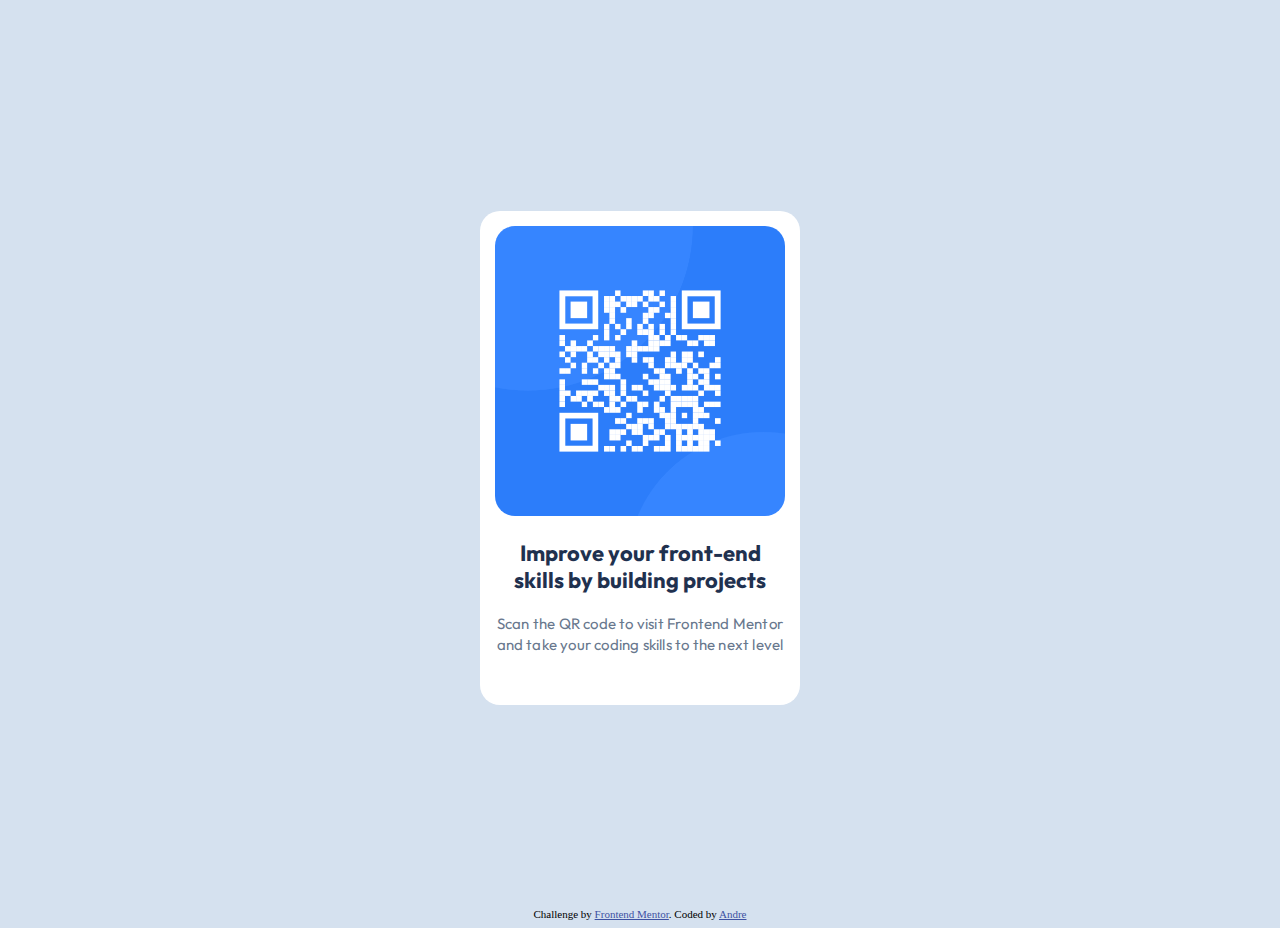
<file: 01.qr_code_component/index.html>
<!DOCTYPE html>
<html lang="en">
<head>
  <meta charset="UTF-8">
  <meta name="viewport" content="width=device-width, initial-scale=1.0"> <!-- displays site properly based on user's device -->

  <link rel="icon" type="image/png" sizes="32x32" href="./images/favicon-32x32.png">
  
  <title>Frontend Mentor | QR code component</title>
  <link rel="stylesheet" href="style.css">
  <!-- Feel free to remove these styles or customise in your own stylesheet 👍 -->

<style>
@import url('https://fonts.googleapis.com/css2?family=Outfit:wght@100..900&display=swap');
</style>

</head>
<body>

  <div class="centerer">
    <div class="qr-component">
        <img src="images/image-qr-code.png" alt="qr code" class="qr__img">
        <h1 class="qr__title">Improve your front-end skills by building projects</h1>
        <p class="qr__text">Scan the QR code to visit Frontend Mentor and take your coding skills to the next level</p>
    </div>
  </div>
  
  <div class="attribution">
    Challenge by <a href="https://www.frontendmentor.io?ref=challenge" target="_blank">Frontend Mentor</a>. 
    Coded by <a href="#">Andre

    </a>
  </div>
</body>
</html>
</file>
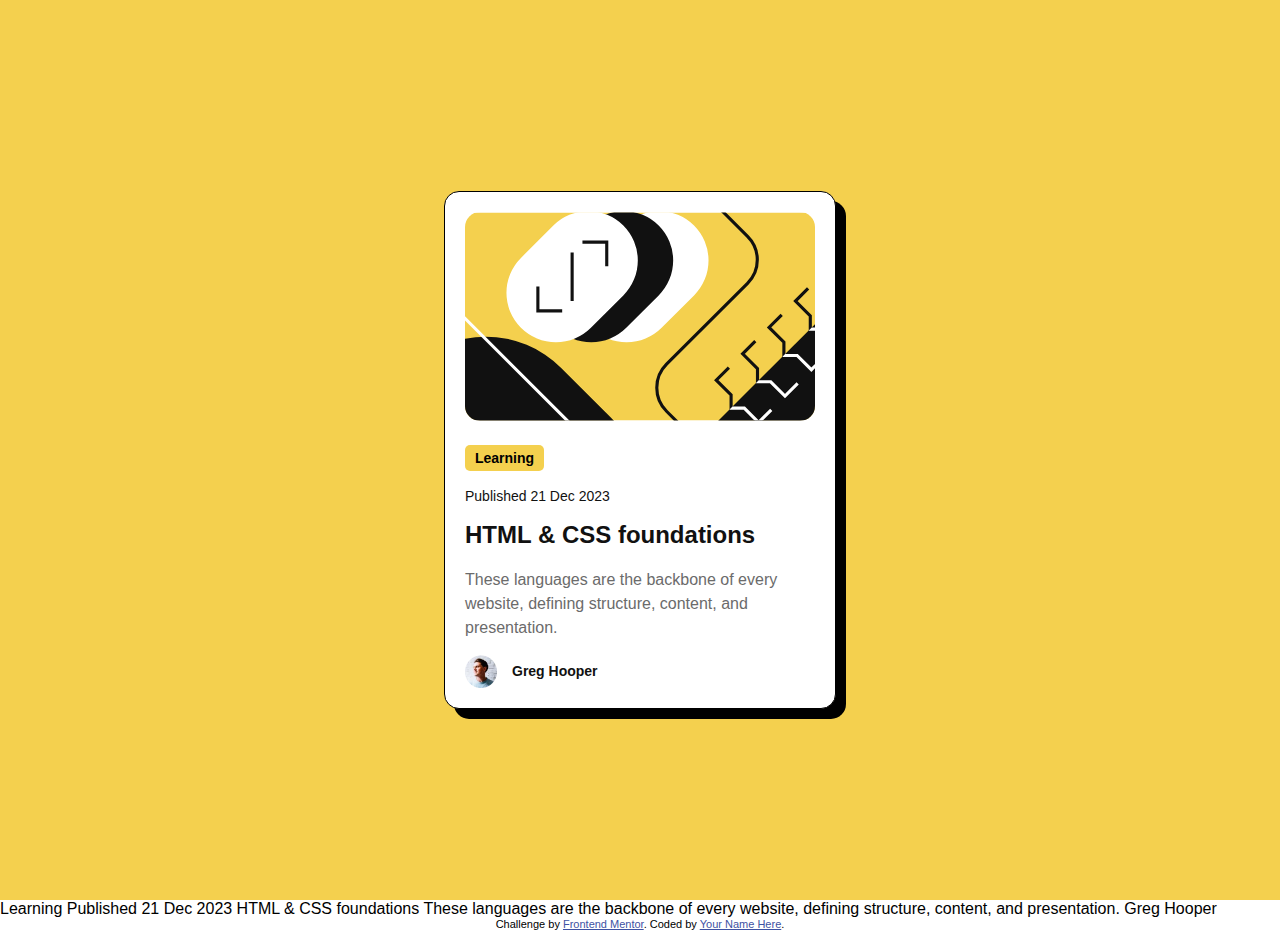
<file: 02.blog_component/index.html>
<!DOCTYPE html>
<html lang="en">
<head>
  <meta charset="UTF-8">
  <meta name="viewport" content="width=device-width, initial-scale=1.0"> <!-- displays site properly based on user's device -->

  <link rel="icon" type="image/png" sizes="32x32" href="./assets/images/favicon-32x32.png">
  
  <title>Frontend Mentor | Blog preview card</title>

  <!-- Feel free to remove these styles or customise in your own stylesheet 👍 -->
  <link rel="stylesheet" href="./style.css">
  
</head>
<body>

  <main class="background">
    <div class="card">
      <img class="card__image card__image--article" src="./assets/images/illustration-article.svg" alt="">
      <div class="card__content">
        <div class="card__tag">
          <p class="card__text--three-bold">Learning</p>
        </div>

        <p class="card__text card__text--three">Published 21 Dec 2023</p>
        <h1 class="card__text card__text--one">HTML & CSS foundations</h1>
        <p class="card__text card__text--two">These languages are the backbone of every website, defining structure, content, and presentation.</p>

        <div class="card__author">
          <img src="./assets/images/image-avatar.webp" alt="" class="card__image card__image--author">
          <p class="card__text card__text--three-bold">Greg Hooper</p>
        </div>
      </div>

    </div>
  </main>

  Learning

  Published 21 Dec 2023

  HTML & CSS foundations

  These languages are the backbone of every website, defining structure, content, and presentation.

  Greg Hooper
  
  <div class="attribution">
    Challenge by <a href="https://www.frontendmentor.io?ref=challenge" target="_blank">Frontend Mentor</a>. 
    Coded by <a href="#">Your Name Here</a>.
  </div>
</body>
</html>
</file>
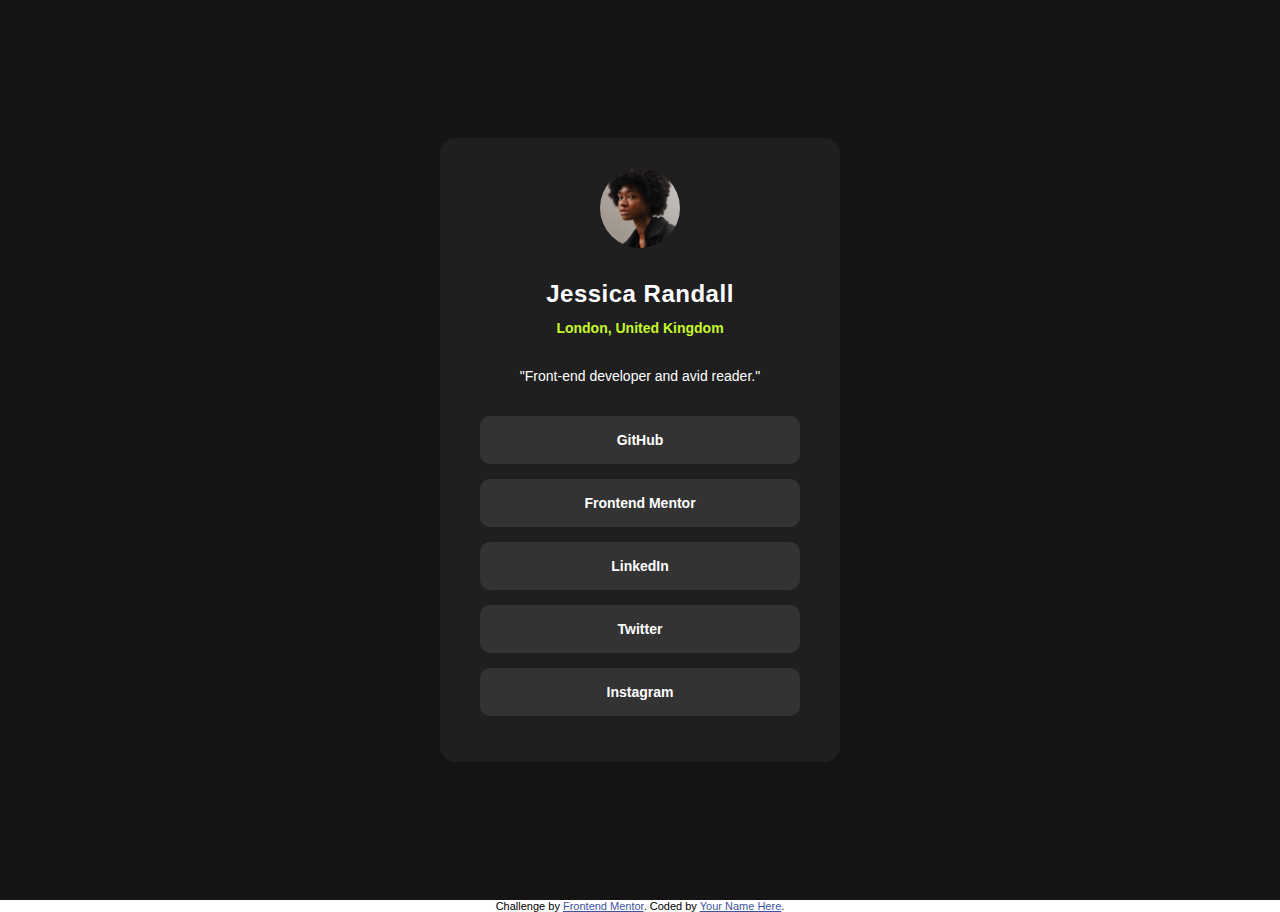
<file: 03.social_links_profile/index.html>
<!DOCTYPE html>
<html lang="en">
<head>
  <meta charset="UTF-8">
  <meta name="viewport" content="width=device-width, initial-scale=1.0"> <!-- displays site properly based on user's device -->

  <link rel="icon" type="image/png" sizes="32x32" href="./assets/images/favicon-32x32.png">
  
  <title>Frontend Mentor | Social links profile</title>

  <!-- Feel free to remove these styles or customise in your own stylesheet 👍 -->
  <link rel="stylesheet" href="styles.css">
</head>
<body>
  <main class="background">
    <div class="card">
      <img src="./assets/images/avatar-jessica.jpeg" alt="" class="card__img">
      <h1 class="card__text card__text--name">Jessica Randall</h1>
      <h2 class="card__text card__text--location">London, United Kingdom</h2>
      <p class="card__text card__text--caption">"Front-end developer and avid reader."</p>
      <ul class="card__list">
        <li class="card__listitem"><a href="" class="card__text card__text--list">GitHub</a></li>
        <li class="card__listitem"><a href="" class="card__text card__text--list">Frontend Mentor</a></li>
        <li class="card__listitem"><a href="" class="card__text card__text--list">LinkedIn</a></li>
        <li class="card__listitem"><a href="" class="card__text card__text--list">Twitter</a></li>
        <li class="card__listitem"><a href="" class="card__text card__text--list">Instagram</a></li>
      </ul>
    </div>
  </main>

  <div class="attribution">
    Challenge by <a href="https://www.frontendmentor.io?ref=challenge" target="_blank">Frontend Mentor</a>. 
    Coded by <a href="#">Your Name Here</a>.
  </div>
</body>
</html>
</file>
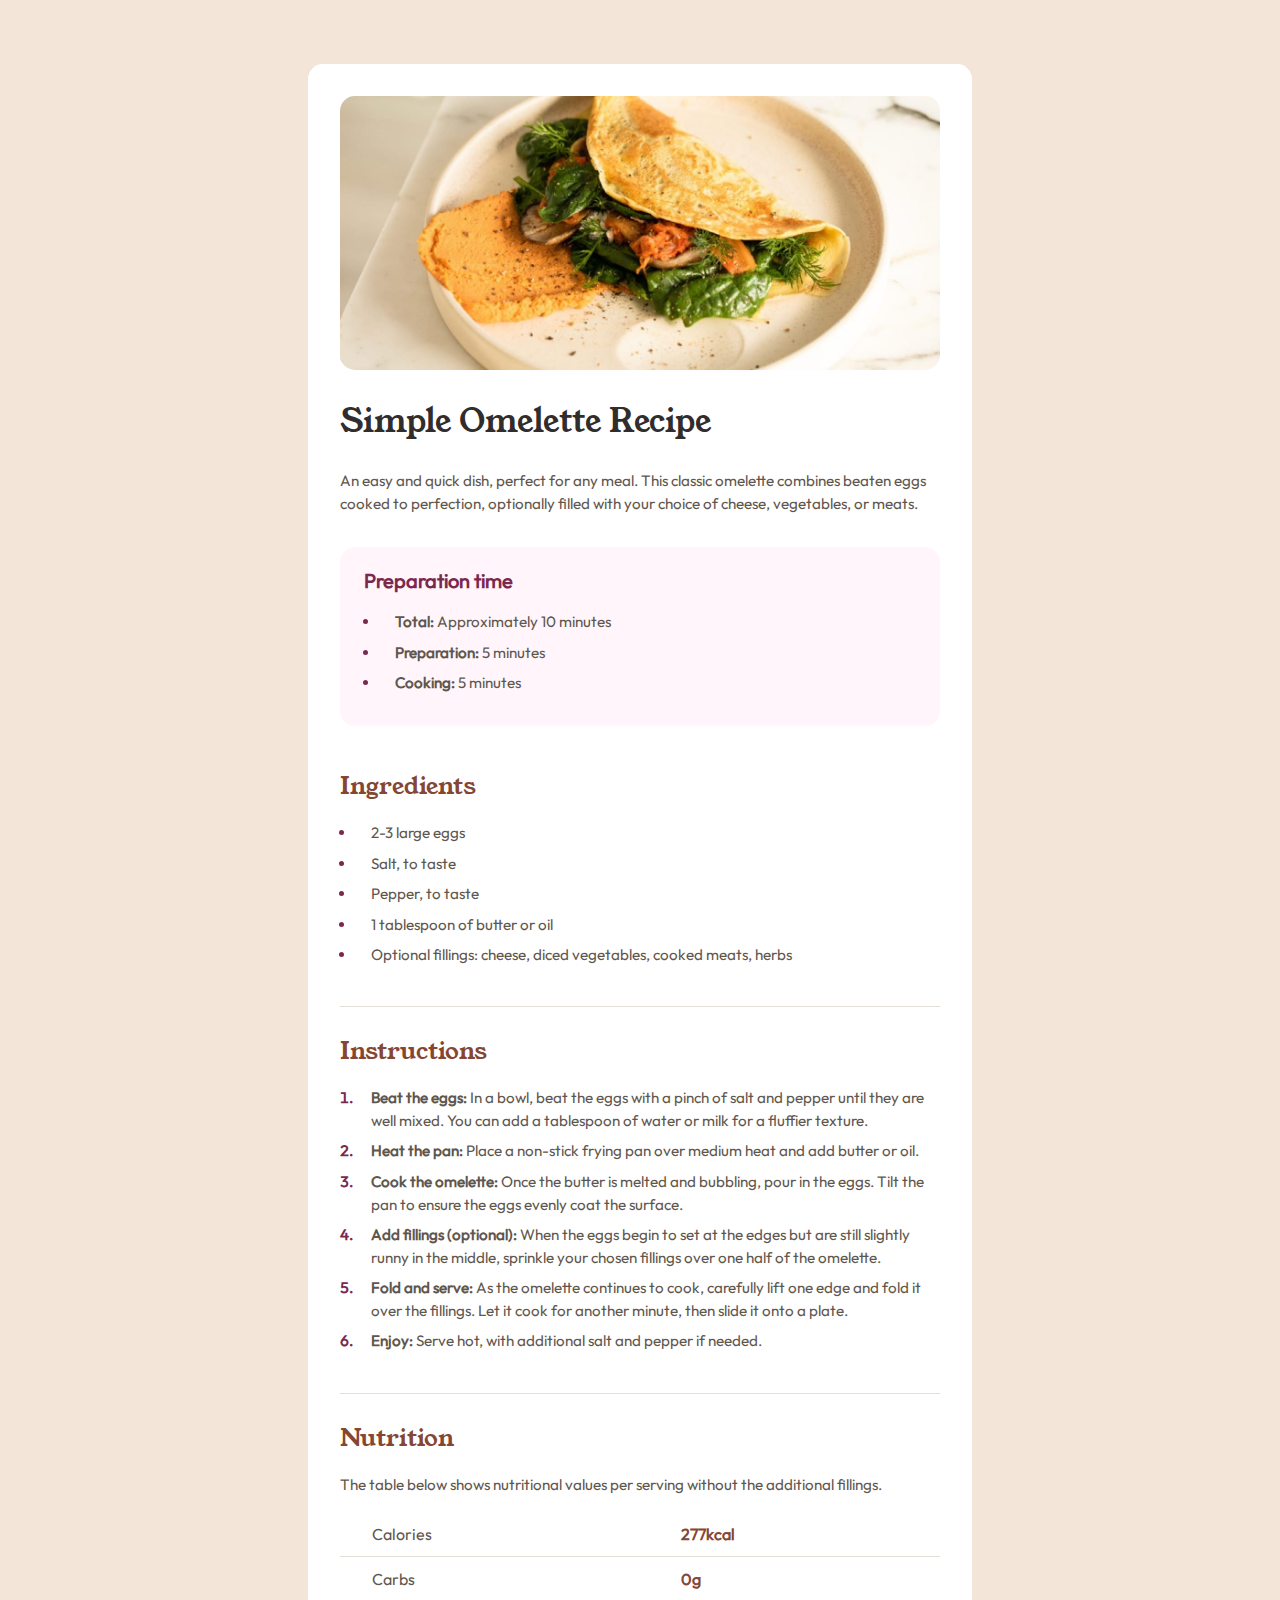
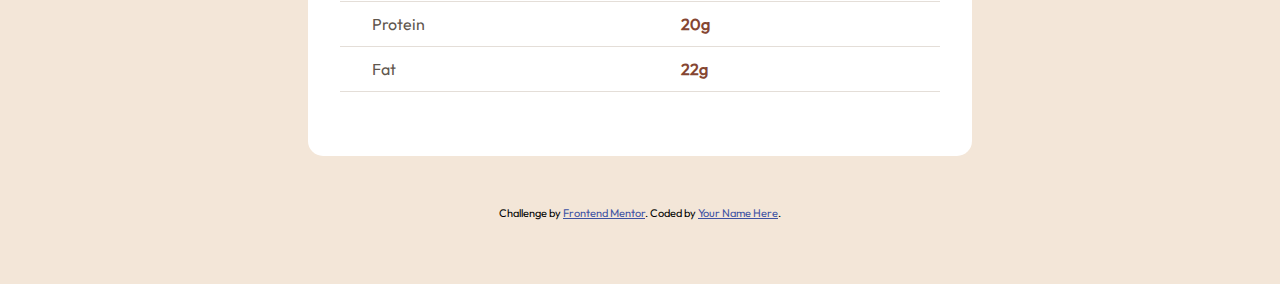
<file: 04.recipe-page/index.html>
<!DOCTYPE html>
<html lang="en">
<head>
  <meta charset="UTF-8">
  <meta name="viewport" content="width=device-width, initial-scale=1.0"> <!-- displays site properly based on user's device -->

  <link rel="icon" type="image/png" sizes="32x32" href="./assets/images/favicon-32x32.png">
  
  <title>Frontend Mentor | Recipe page</title>
  <link rel="stylesheet" href="styles.css">

  <!-- Feel free to remove these styles or customise in your own stylesheet 👍 -->
  <style>
    .attribution { font-size: 11px; text-align: center; padding-top: 50px;}
    .attribution a { color: hsl(228, 45%, 44%); }
  </style>
</head>
<body>

  <main class="background">
    <article class="recipe">
        <img class="recipe__img" src="./assets/images/image-omelette.jpeg" alt="">

      <div class="container">
        <h1 class="recipe__text recipe__text--h1">Simple Omelette Recipe</h1>
        <p class="recipe__text">
          An easy and quick dish, perfect for any meal. This classic omelette combines beaten eggs cooked
          to perfection, optionally filled with your choice of cheese, vegetables, or meats.
        </p>
        <section class="recipe__preparation">
          <h3 class="recipe__text recipe__text--h3">Preparation time</h3>
          <ul class="recipe__list recipe__list--unordered">
            <li class="recipe__listitem"><strong>Total:</strong> Approximately 10 minutes</li>
            <li class="recipe__listitem"><strong>Preparation:</strong> 5 minutes</li>
            <li class="recipe__listitem"><strong>Cooking:</strong> 5 minutes</li>
          </ul>
        </section>
        <section class="recipe__ingredients">
          <h2 class="recipe__text recipe__text--h2">Ingredients</h2>
          <ul class="recipe__list recipe__list--unordered">
            <li class="recipe__listitem">2-3 large eggs</li>
            <li class="recipe__listitem">Salt, to taste</li>
            <li class="recipe__listitem">Pepper, to taste</li>
            <li class="recipe__listitem">1 tablespoon of butter or oil</li>
            <li class="recipe__listitem">Optional fillings: cheese, diced vegetables, cooked meats, herbs</li>
          </ul>
        </section>
        <!-- has a top border -->
        <section class="recipe__instructions">
          <h2 class="recipe__text recipe__text--h2">Instructions</h2>
          <ol class="recipe__list recipe__list--ordered">
            <li class="recipe__listitem"><strong>Beat the eggs:</strong>
              In a bowl, beat the eggs with a pinch of salt and pepper until they are well mixed.
              You can add a tablespoon of water or milk for a fluffier texture.
            </li>
            <li class="recipe__listitem"><strong>Heat the pan: </strong>
              Place a non-stick frying pan over medium heat and add butter or oil.
            </li>
            <li class="recipe__listitem"><strong>Cook the omelette:</strong>
               Once the butter is melted and bubbling, pour in the eggs.
               Tilt the pan to ensure the eggs evenly coat the surface.
            </li>
            <li class="recipe__listitem"><strong>Add fillings (optional):</strong>
              When the eggs begin to set at the edges but are still slightly runny in the
              middle, sprinkle your chosen fillings over one half of the omelette.
            </li>
            <li class="recipe__listitem"><strong>Fold and serve:</strong>
              As the omelette continues to cook, carefully lift one edge and fold it over the
              fillings. Let it cook for another minute, then slide it onto a plate.
            </li>
            <li class="recipe__listitem"><strong>Enjoy:</strong>
              Serve hot, with additional salt and pepper if needed.
            </li>
          </ol>
        </section>
        
        <section class="recipe__nutrition">
          <h2 class="recipe__text recipe__text--h2">Nutrition</h2>
          <p class="recipe__text">The table below shows nutritional values per serving without the additional fillings.</p>
          <table class="recipe__table">
            <tbody>
              <tr>
                <th scope="row">Calories</th>
                <td>277kcal</td>
              </tr>
              <tr>
                <th scope="row">Carbs</th>
                <td>0g</td>
              </tr>
              <tr>
                <th scope="row">Protein</th>
                <td>20g</td>
              </tr>
              <tr>
                <th scope="row">Fat</th>
                <td>22g</td>
              </tr>
            </tbody>
          </table>
        </section>
      </div>
    </article>
    
    <div class="attribution">
      Challenge by <a href="https://www.frontendmentor.io?ref=challenge" target="_blank">Frontend Mentor</a>.
      Coded by <a href="#">Your Name Here</a>.
    </div>
  </main>
</body>
</html>
</file>
<file: 01.qr_code_component/style.css>
.attribution { padding-top: auto; font-size: 11px; text-align: center; }
.attribution a { color: hsl(228, 45%, 44%); }

*, html {
    box-sizing:border-box;

    --slate-900: #1F314F;
    --slate-500: #68778D;
    --slate-300: #D5E1EF;


}

h1 {
    font-family: "Outfit", sans-serif;
    font-weight: 700;
    margin: 0;
}

p {
    font-family: "Outfit", sans-serif;
    font-weight: 400;
    margin: 0;
}

img {
    max-width: 100%;
    border-radius: 20px;
}

body {
    background-color: var(--slate-300);
}

.centerer {
    height: 100vh;
    display: flex;
    justify-content: center;
    align-items: center;
}

.qr-component {
    background-color: white;
    width: 320px;

    padding-top: 15px;
    padding-left: 15px;
    padding-right: 15px;
    padding-bottom: 30px;

    border-radius: 20px;

}

.qr__title {
    color: var(--slate-900);
    line-height: 1.2;
    font-size: 22px;
    text-align: center;
    margin: 20px 0;
}

.qr__text {
    color: var(--slate-500);
    line-height: 1.4;
    letter-spacing: 0.2px;
    font-size: 15px;
    text-align: center;

    margin: 20px 0;
}
</file>
<file: 02.blog_component/style.css>
@font-face {
    font-family: 'Figtree';
    src: url('./assets/fonts/Figtree-VariableFont_wght.ttf') format('ttf');
    font-weight: 400;
    font-style: normal;
}

@font-face {
    font-family: 'Figtree-Italic';
    src: url('./assets/fonts/Figtree-Italic-VariableFont_wght.ttf') format('ttf');

    font-weight: 400;
    font-style: normal;
}

:root {
    --yellow: #F4D04E;
    --gray-950: #111111;
    --gray-500: #6B6B6B;
}

body {
    font-family: 'Figtree', sans-serif;
    margin: 0;


}

h1, p {
    margin: 0;
}

.background {
    display: flex;
    align-items: center;

    height: 100vh;
    background-color: var(--yellow);

}

.card {
    background-color: white;
    margin: 0 auto;
    width: 350px;
    padding: 20px;
    border: 1px solid black;
    border-radius: 15px;

    box-shadow: 10px 10px black;
}


.card:hover {
    cursor: pointer;

    .card__text--one {
        color: var(--yellow);
    }
}

.card__image--article {
    width: 100%;
    border-radius: 15px;
}

.card__image--author {
    width: 32px;
}


.card__author {
    display: flex;
    align-items: center;
    gap: 15px;

    margin-top: 15px;
}

.card__tag {
    background-color: var(--yellow);
    padding: 5px 10px;
    width: fit-content;
    border-radius: 5px;
    
    margin-top: 20px;

}

.card__text {
    font-family: 'Figtree', sans-serif;
    font-weight: 400;
    letter-spacing: 0;
    line-height: 1.5;

    color: var(--gray-950);

    margin-top: 15px;


}

.card__text--one {
    margin-top: 10px;
    font-size: 1.5rem;
    font-weight: 900;

}

.card__text--two {
    color: var(--gray-500);
    font-size: 1rem;
}


.card__text--three {
    font-size: 0.875rem;
}

.card__text--three-bold {
    font-size: 0.875rem;
    font-weight: 900;
    align-self: center;

    margin: 0;

}





.attribution { font-size: 11px; text-align: center; }
.attribution a { color: hsl(228, 45%, 44%); }
</file>
<file: 03.social_links_profile/styles.css>
@font-face {
    font-family: 'Inter';
    src: url('./assets/fonts/Inter-VariableFont_slnt\,wght.ttf') format('ttf');
    font-weight: 400;
    font-style: normal;
}

:root {
    --green: hsl(75, 94%, 57%);
    --white: hsl(0, 0%, 100%);
    --grey-700: hsl(0, 0%, 20%);
    --grey-800: hsl(0, 0%, 12%);
    --grey-900: hsl(0, 0%, 8%)

}

h1,h2,p {
    margin: 0;
    padding: 0;
}

main, body {
    font-family: 'Inter', sans-serif;
    margin: 0;
    padding: 0;
    box-sizing: border-box;
}

.background {
    background-color: var(--grey-900);
    width: 100%;
    height: 100vh;

    display: flex;
    align-items: center;
}

.card {
    background-color: var(--grey-800);
    color: var(--white);
    width: 320px;

    margin: 0 auto;
    padding: 30px 40px;
    border-radius: 15px;
}

.card__img {
    display: block;
    width: 5rem;
    border-radius: 100px;
    
    margin: 0 auto;

}

.card__text {
    text-align: center;
    color: var(--white);


}

.card__text--name {
    font-weight: 600;
    font-size: 1.5rem;
    letter-spacing: 0.5px;

    padding-top: 2rem;
}

.card__text--location {
    font-weight: 700;
    font-size: 0.875rem;
    color: var(--green);
    padding-top: 0.75rem;


}

.card__text--caption {
    font-weight: 400;
    font-size: 0.875rem;
    padding-top: 2rem;
}

.card__list {
    display: flex;
    flex-direction: column;

    gap: 15px;

    list-style: none;
    padding: 0;
    padding-top: 1rem;
    
}

.card__listitem {
    background: var(--grey-700);
    color: var(--white);
    text-align: center;

    width: 100%;

    padding: 15px 0;
    border-radius: 10px;

}

.card__listitem:hover {
    background:var(--grey-900);
    cursor: pointer;

    .card__text--list {
        color: var(--green);
    }
}

.card__text--list {
    font-weight: 600;
    font-size: 0.875rem;

    text-decoration: none;

}

.attribution { font-size: 11px; text-align: center; }
.attribution a { color: hsl(228, 45%, 44%); }
</file>
<file: 04.recipe-page/styles.css>
@font-face {
    font-family: 'Outfit';
    src: url("./assets/fonts/outfit/Outfit-VariableFont_wght.ttf") format("truetype");
    font-weight: 400;
    font-style: normal;
}

@font-face {
    font-family: 'YoungSerif';
    src: url("./assets/fonts/young-serif/YoungSerif-Regular.ttf") format("truetype");

    font-weight: 400;
    font-style: normal;
}

:root {
    --white: hsl(0, 0%, 100%);
    --stone-100: hsl(30, 54%, 90%);
    --stone-150: hsl(30, 18%, 87%);
    --stone-600: hsl(30, 10%, 34%);
    --stone-900: hsl(24, 5%, 18%);

    --brown-800: hsl(14, 45%, 36%);

    --rose-50: hsl(330, 100%, 98%);
    --rose-800: hsl(332, 51%, 32%);
}

html, body {
    font-family: 'Outfit', sans-serif;
    box-sizing: border-box;
    padding: 0;
    margin: 0;

    font-size: 1rem;
}

h1, h2 {
    font-family: 'YoungSerif', sans-serif;
    font-weight: 400;

    padding: 0;
    margin: 0;
}

h3, p {
    padding: 0;
    margin: 0;
}


.container {
    width: 80%;
    margin: 0 auto;
}

.background {
    background-color: var(--stone-100);
    width: 100%;
}

.recipe {
    background-color: var(--white);
    width: 100%;
}

.recipe__img {
    width: 100%
}

.recipe__list {
    margin: 0;
    padding-top: 0;
    padding-bottom: 0;
    padding-left: 1em;
    list-style-position: outside;

}

.recipe__list--unordered li::marker {
    color: var(--rose-800);
}

.recipe__list--ordered li::marker {
    color: var(--rose-800);
    font-weight: 600;
}

.recipe__listitem {
    font-size: 0.95rem;
    line-height: 1.5;

    color: var(--stone-600);

    padding-bottom: 0.5em;
    padding-left: 1em;
}

.recipe__text{
    font-size: 0.95rem;
    line-height: 1.5;

    color: var(--stone-600);

    padding-bottom: 1em;

}


.recipe__text--h1 {
    font-size: 2rem;
    line-height: 1;

    padding-top: 1em;
    color: var(--stone-900);

}

.recipe__text--h2 {
    font-size: 1.5rem;
    line-height: 1;

    color: var(--brown-800);
}

.recipe__text--h3 {
    font-size: 1.25rem;
    line-height: 1;

    font-weight: 700;

    color: var(--rose-800);
}

strong {
    font-weight: 600;
}



.recipe__preparation {
    background-color: var(--rose-50);
    padding: 1.5em;
    border-radius: 15px;

    margin-top: 1rem;
    margin-bottom: 1rem;
}

.recipe__ingredients, .recipe__instructions, .recipe__nutrition {
    border-bottom: 1px solid var(--stone-150);

    padding-top: 2rem;
    padding-bottom: 2rem;
}

.recipe__nutrition {
    border: none;
}

.recipe__table {
    margin: 0 auto;
    width: 100%;
    border-collapse: collapse;
}


th {
    color: var(--stone-600);
    font-weight: 400;
}

td {
    color: var(--brown-800);
    font-weight: 600;
}

th, td {
    padding: 0.75rem 1rem;
    padding-left: 2rem;
    text-align: left;
    border-bottom: 1px solid var(--stone-150);
}


@media (min-width: 375px) {
    .background {
        display: flex;
        flex-direction: column;
        align-items: center;
        justify-content: center;

        padding: 4rem 0;
    }

    .recipe {
        width: 80%;
        max-width: 600px;
        margin: 0 auto;

        padding: 2rem;
        border-radius: 15px;

    }

    .recipe__img {
        border-radius: 15px;
    }

    .container {
        width: 100%;

    }
}
</file>
